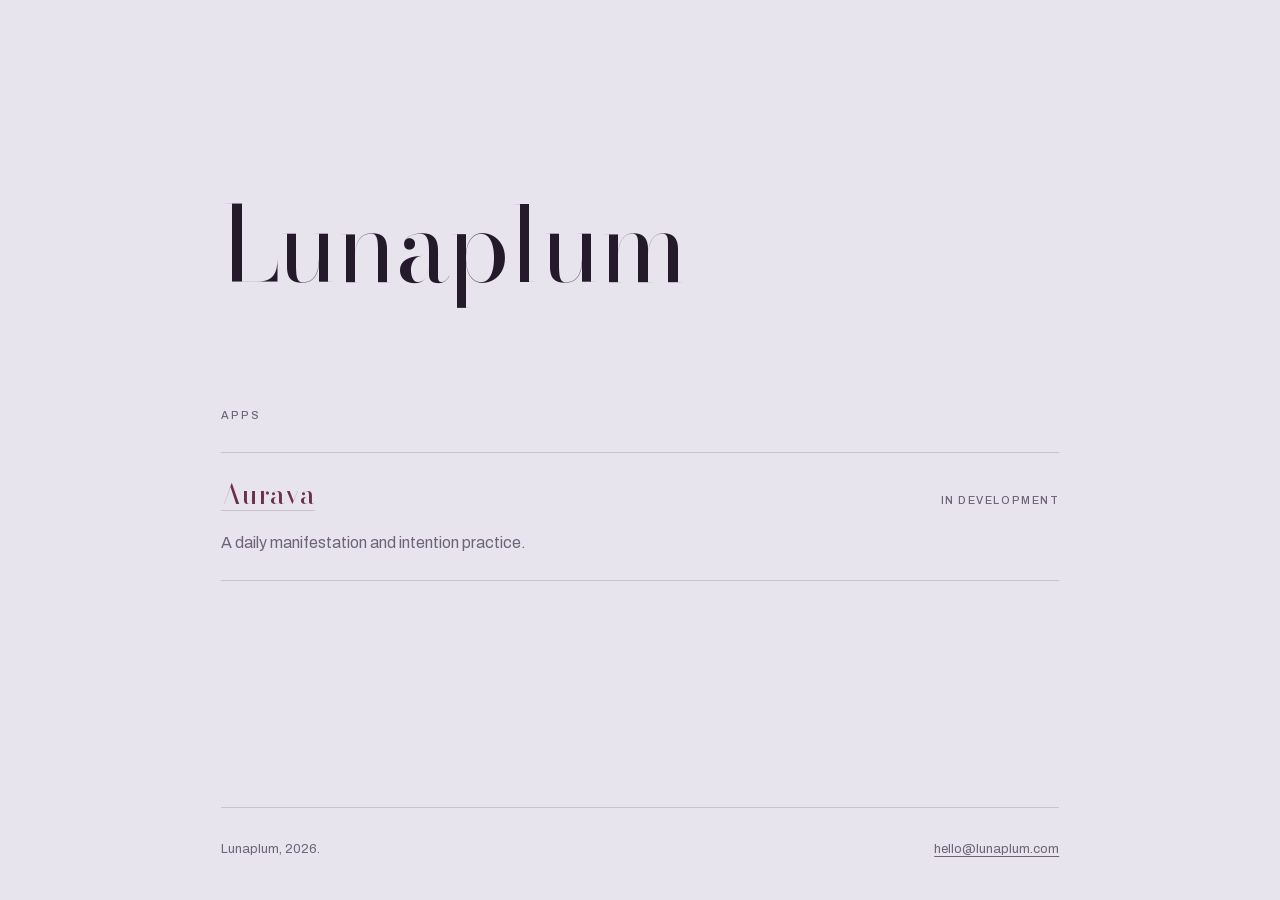
<file: index.html>
<!doctype html>
<html lang="en" class="bloom">
<head>
<meta charset="utf-8">
<meta name="viewport" content="width=device-width, initial-scale=1">
<title>Lunaplum</title>
<meta name="description" content="Lunaplum is a small independent studio making apps for iPhone.">
<link rel="icon" href="/assets/favicon.svg" type="image/svg+xml">
<link rel="canonical" href="https://lunaplum.com/">
<meta property="og:type" content="website">
<meta property="og:title" content="Lunaplum">
<meta property="og:description" content="A small independent studio making apps for iPhone.">
<meta property="og:url" content="https://lunaplum.com/">
<link rel="preload" href="/assets/fonts/bodoni-moda-latin.woff2" as="font" type="font/woff2" crossorigin>
<link rel="stylesheet" href="/styles.css">
</head>
<body class="studio">

<a class="skip" href="#main">Skip to content</a>

<main id="main" class="wrap studio-main">

  <h1 class="display studio-name">Lunaplum</h1>

  <section class="roster" aria-labelledby="apps">
    <p class="eyebrow roster-head" id="apps">Apps</p>

    <div class="entry">
      <h2 class="entry-name"><a href="/aurava/">Aurava</a></h2>
      <p class="entry-status">In development</p>
      <p class="entry-note">A daily manifestation and intention practice.</p>
    </div>
  </section>

</main>

<footer class="wrap foot ruled">
  <p>Lunaplum, 2026.</p>
  <p><a href="mailto:hello@lunaplum.com">hello@lunaplum.com</a></p>
</footer>

</body>
</html>
</file>
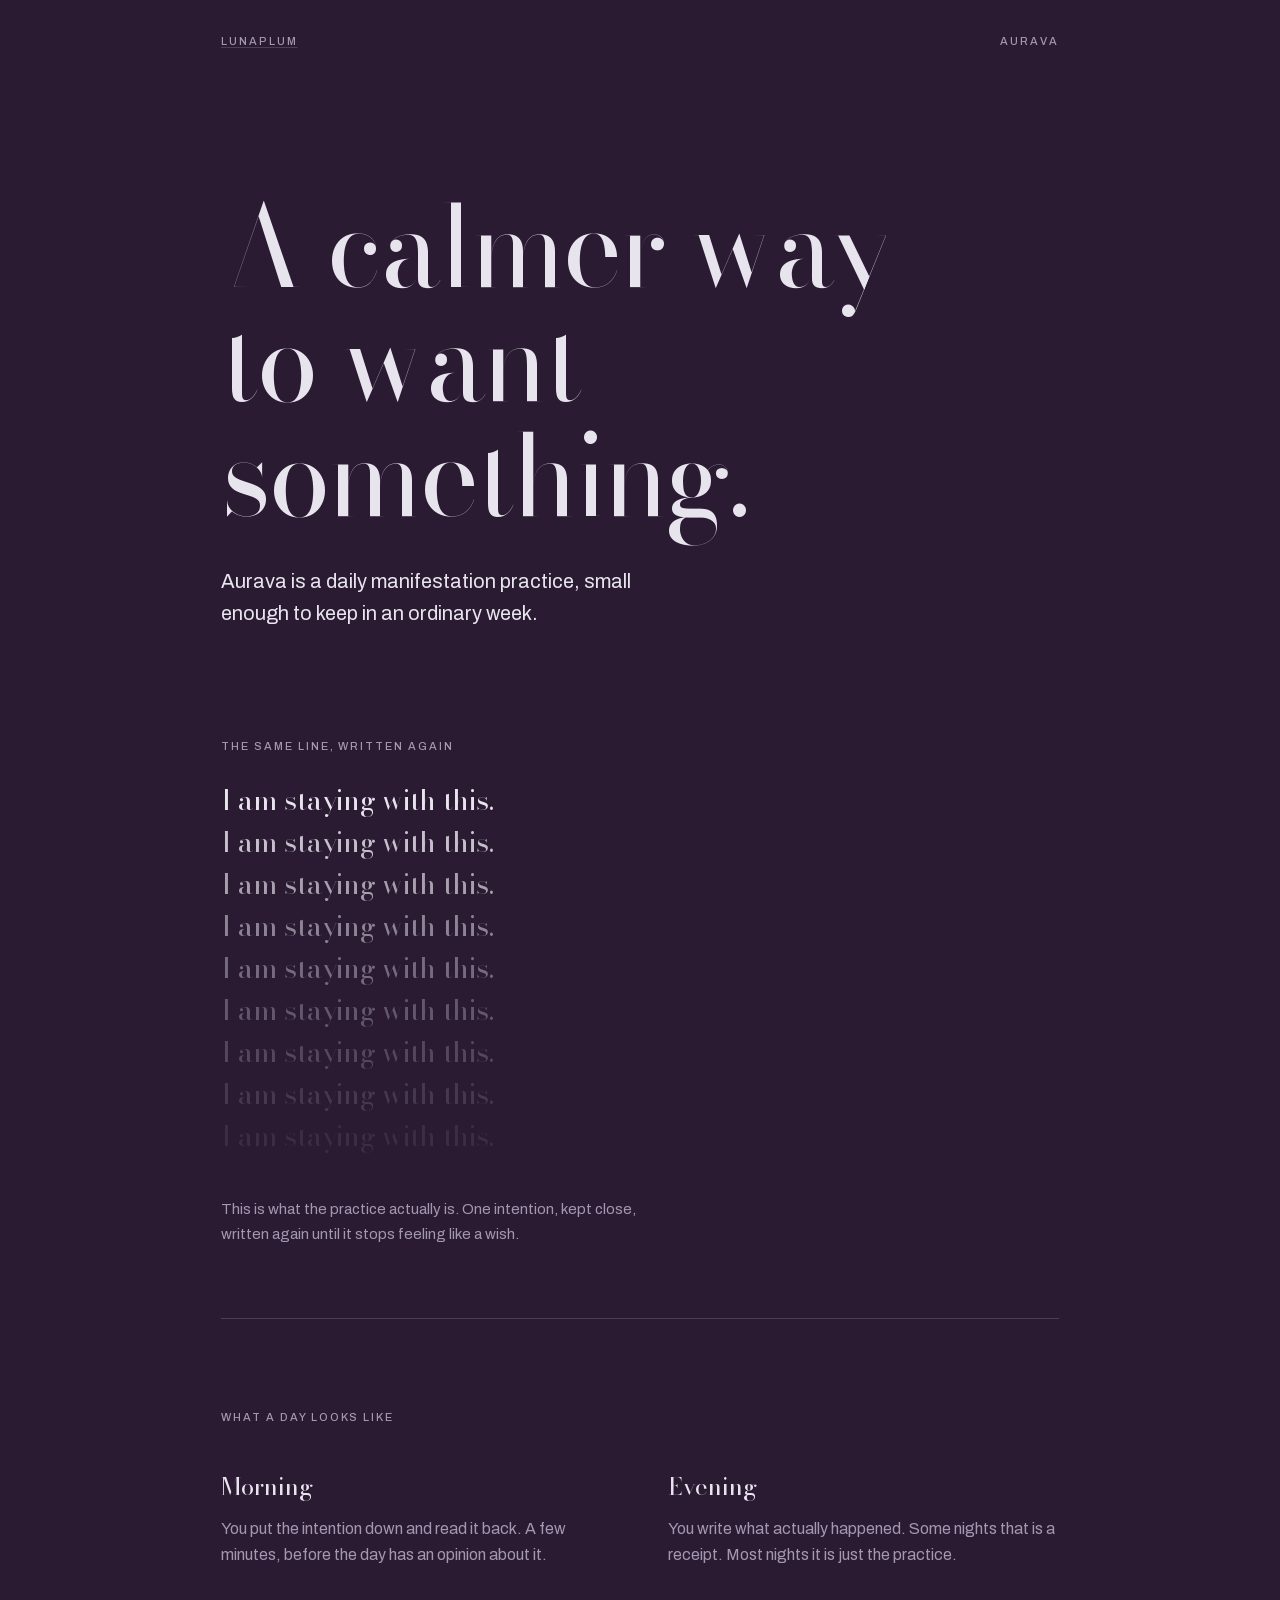
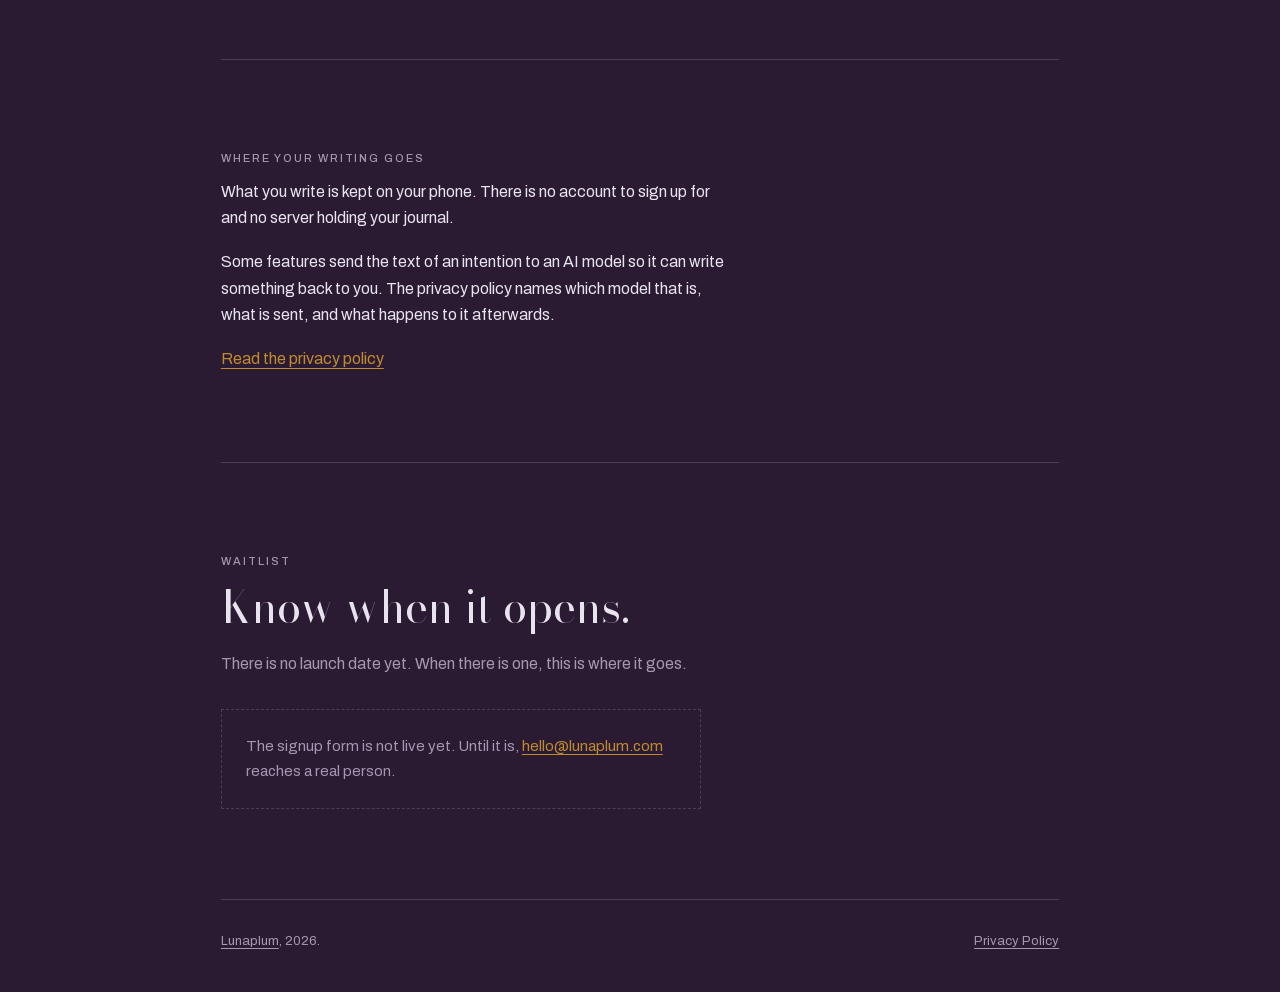
<file: aurava/index.html>
<!doctype html>
<html lang="en" class="skin">
<head>
<meta charset="utf-8">
<meta name="viewport" content="width=device-width, initial-scale=1">
<title>Aurava</title>
<meta name="description" content="A calmer way to want something. Aurava is a daily manifestation practice for iPhone, small enough to keep in an ordinary week.">
<link rel="icon" href="/assets/favicon.svg" type="image/svg+xml">
<link rel="canonical" href="https://lunaplum.com/aurava/">
<meta name="theme-color" content="#2A1B33">
<meta property="og:type" content="website">
<meta property="og:title" content="Aurava">
<meta property="og:description" content="A calmer way to want something. A daily manifestation practice for iPhone.">
<meta property="og:url" content="https://lunaplum.com/aurava/">
<link rel="preload" href="/assets/fonts/bodoni-moda-latin.woff2" as="font" type="font/woff2" crossorigin>
<link rel="stylesheet" href="/styles.css">
</head>
<body>

<a class="skip" href="#main">Skip to content</a>

<header class="wrap masthead">
  <p class="eyebrow"><a href="/">Lunaplum</a></p>
  <p class="eyebrow">Aurava</p>
</header>

<main id="main">

  <section class="wrap hero">
    <h1 class="display hero-title">A calmer way to want something.</h1>
    <p class="lede hero-sub">Aurava is a daily manifestation practice, small enough to keep in an ordinary week.</p>
  </section>

  <section class="wrap practice" aria-labelledby="practice-label">
    <p class="eyebrow practice-label" id="practice-label">The same line, written again</p>

    <ul class="practice-lines" aria-hidden="true">
      <li>I am staying with this.</li>
      <li>I am staying with this.</li>
      <li>I am staying with this.</li>
      <li>I am staying with this.</li>
      <li>I am staying with this.</li>
      <li>I am staying with this.</li>
      <li>I am staying with this.</li>
      <li>I am staying with this.</li>
      <li>I am staying with this.</li>
    </ul>

    <p class="practice-note">This is what the practice actually is. One intention, kept close, written again until it stops feeling like a wish.</p>
  </section>

  <section class="wrap day ruled" aria-labelledby="day-label">
    <p class="eyebrow" id="day-label">What a day looks like</p>

    <div class="day-grid">
      <div class="day-block">
        <h3>Morning</h3>
        <p>You put the intention down and read it back. A few minutes, before the day has an opinion about it.</p>
      </div>
      <div class="day-block">
        <h3>Evening</h3>
        <p>You write what actually happened. Some nights that is a receipt. Most nights it is just the practice.</p>
      </div>
    </div>
  </section>

  <section class="wrap trust ruled" aria-labelledby="trust-label">
    <p class="eyebrow" id="trust-label">Where your writing goes</p>
    <p>What you write is kept on your phone. There is no account to sign up for and no server holding your journal.</p>
    <p>Some features send the text of an intention to an AI model so it can write something back to you. The privacy policy names which model that is, what is sent, and what happens to it afterwards.</p>
    <p><a href="/aurava/privacy/">Read the privacy policy</a></p>
  </section>

  <section class="wrap waitlist ruled" aria-labelledby="waitlist-label">
    <p class="eyebrow" id="waitlist-label">Waitlist</p>
    <h2 class="waitlist-title">Know when it opens.</h2>
    <p>There is no launch date yet. When there is one, this is where it goes.</p>

    <!-- ============================================================
         EMAIL CAPTURE GOES HERE.
         Drop in the Formspree or Buttondown form and delete the
         .waitlist-slot block below. Nothing else on the page needs
         to change. Suggested markup:

         <form class="waitlist-form" action="https://formspree.io/f/XXXX" method="POST">
           <label for="email">Email</label>
           <input id="email" name="email" type="email" required autocomplete="email">
           <button type="submit">Join the waitlist</button>
         </form>

         The .waitlist-form styles are not written yet, because no
         endpoint has been chosen. See TODO.md.
         ============================================================ -->

    <div class="waitlist-slot">
      <p>The signup form is not live yet. Until it is, <a href="mailto:hello@lunaplum.com?subject=Aurava%20waitlist">hello@lunaplum.com</a> reaches a real person.</p>
    </div>
  </section>

</main>

<footer class="wrap foot ruled">
  <p><a href="/">Lunaplum</a>, 2026.</p>
  <p><a href="/aurava/privacy/">Privacy Policy</a></p>
</footer>

</body>
</html>
</file>
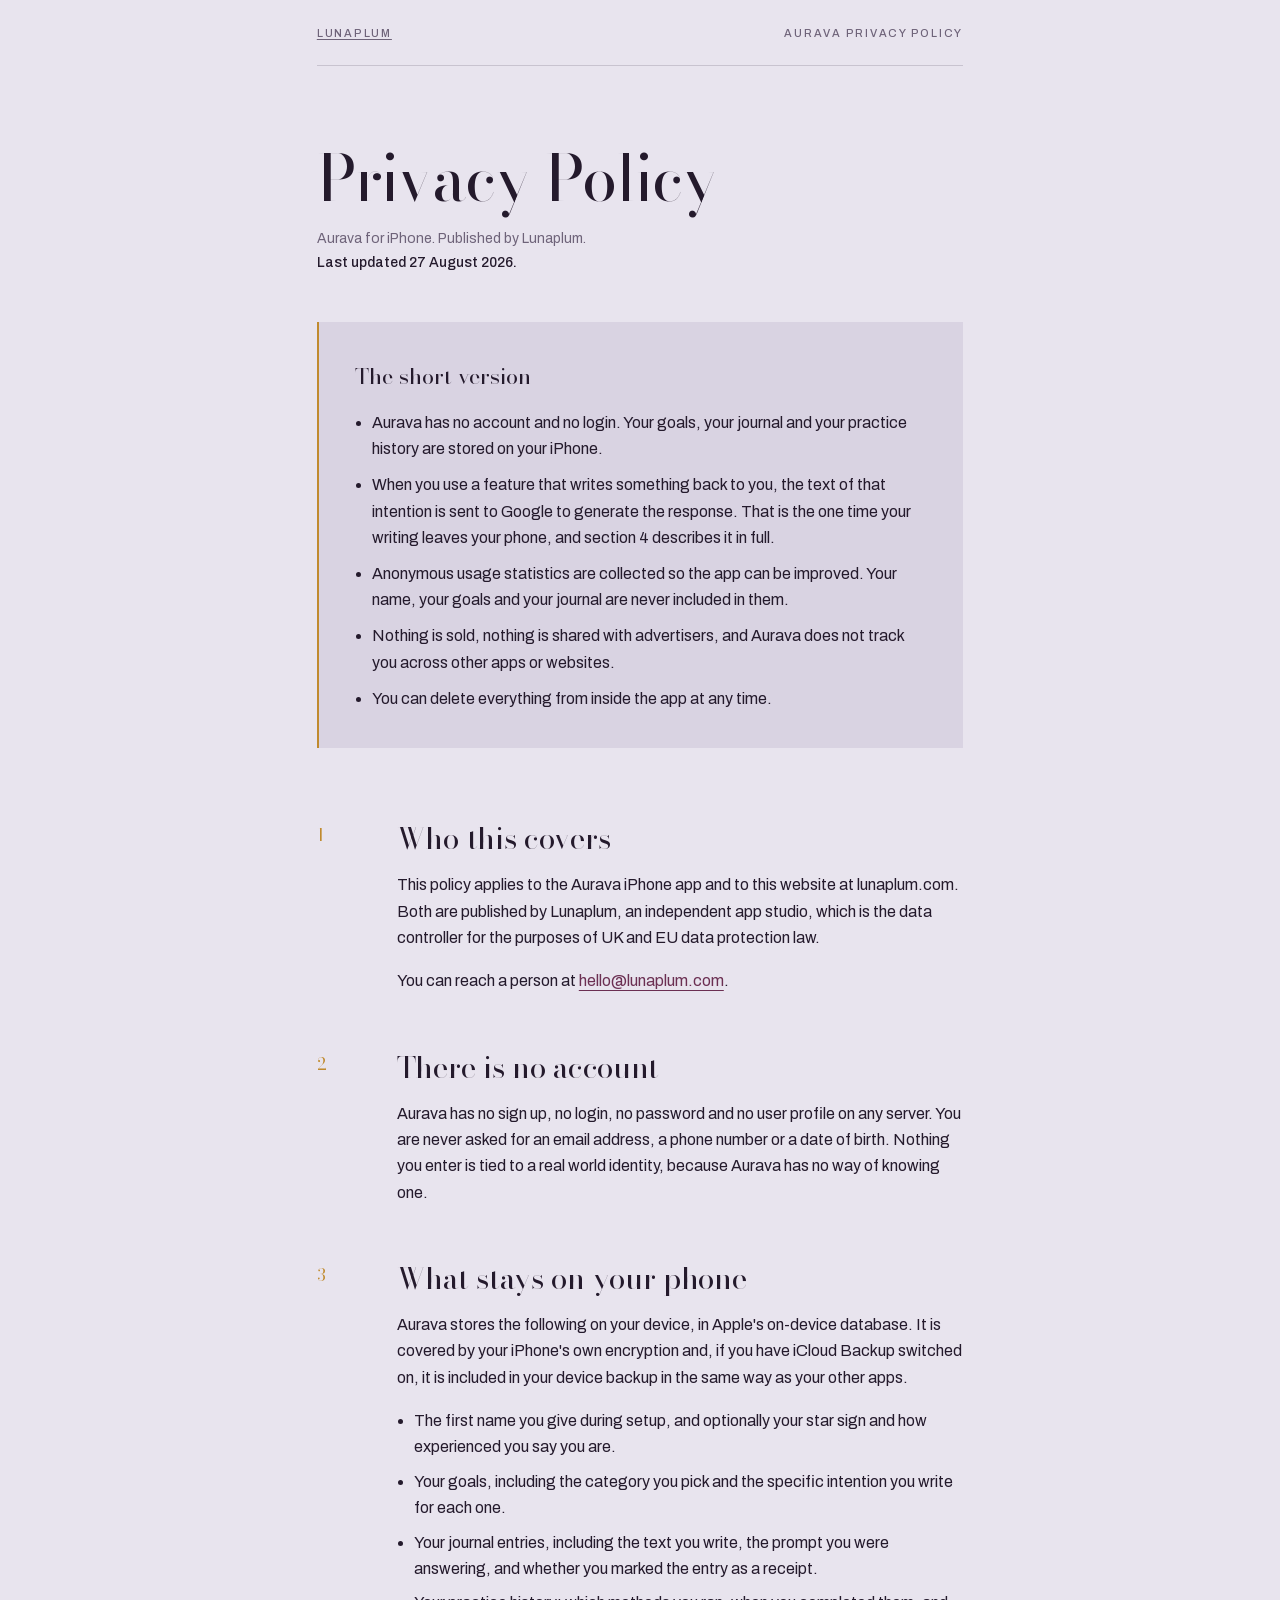
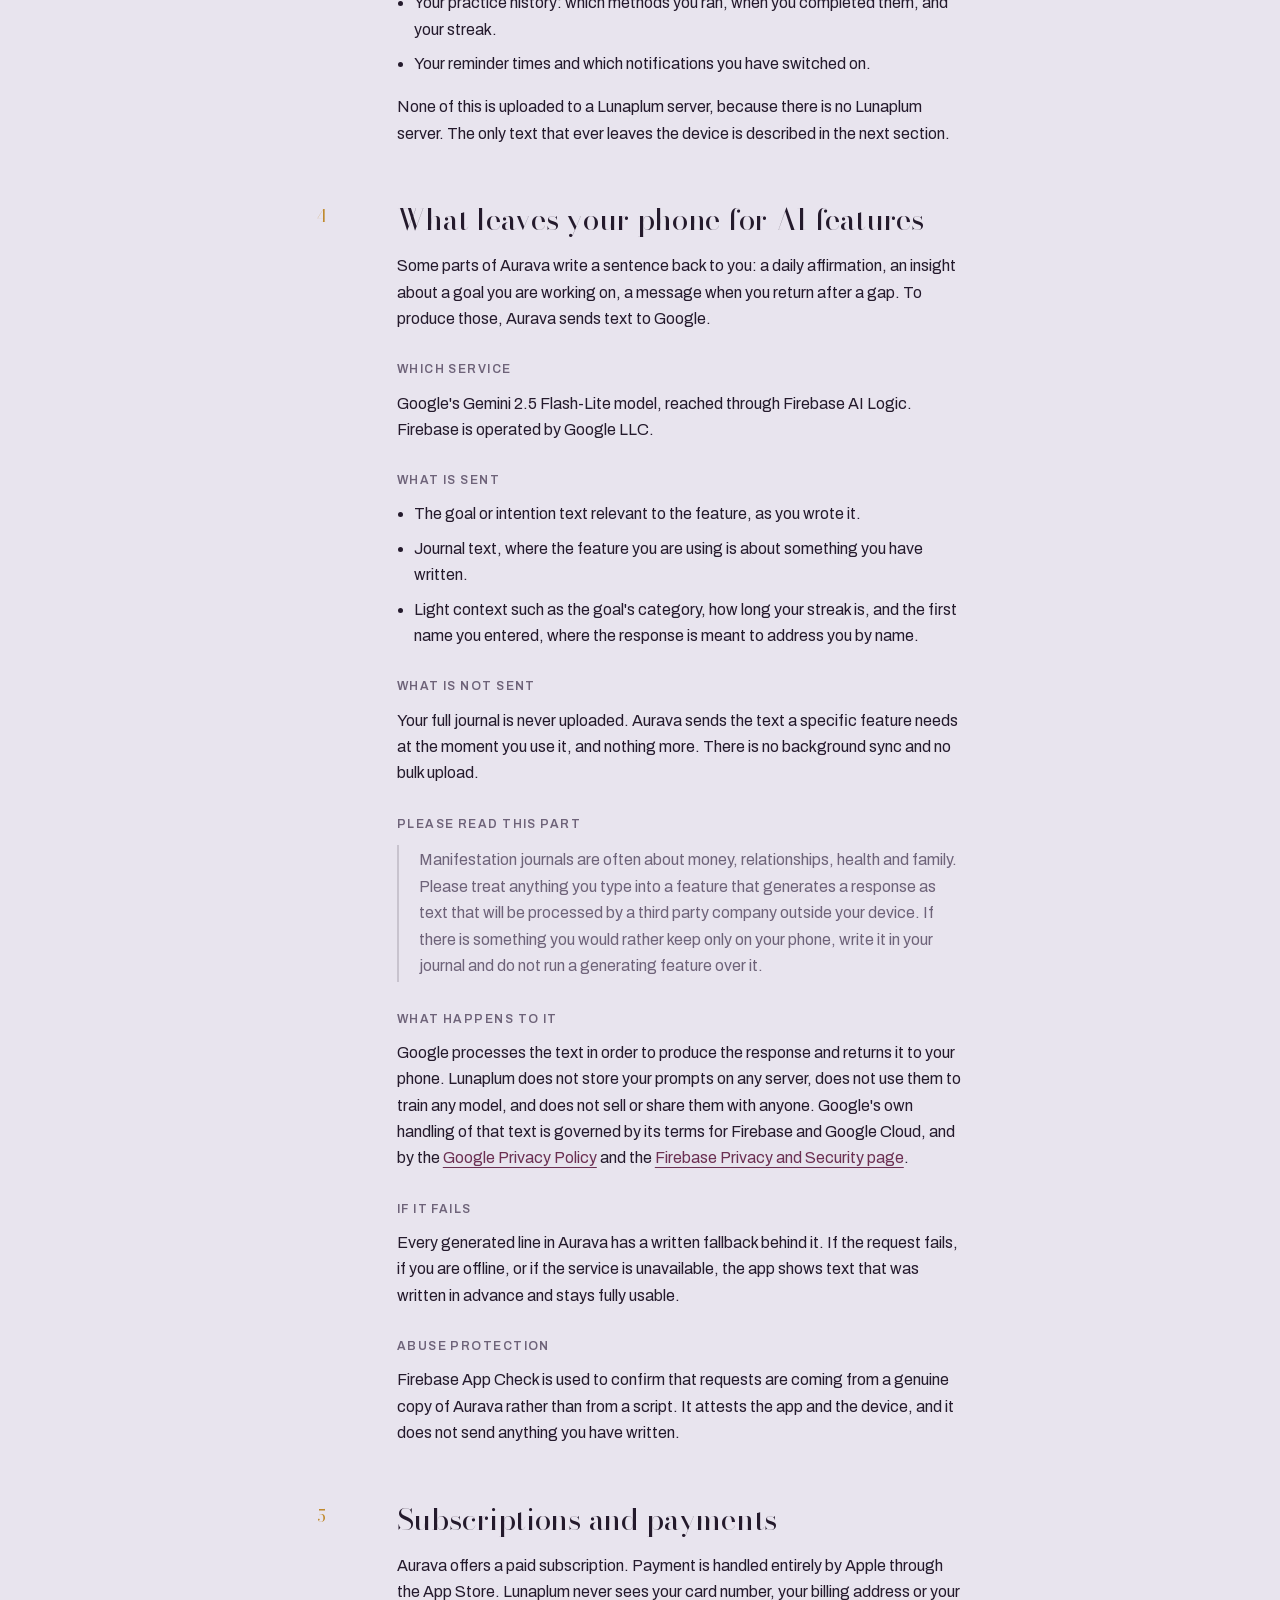
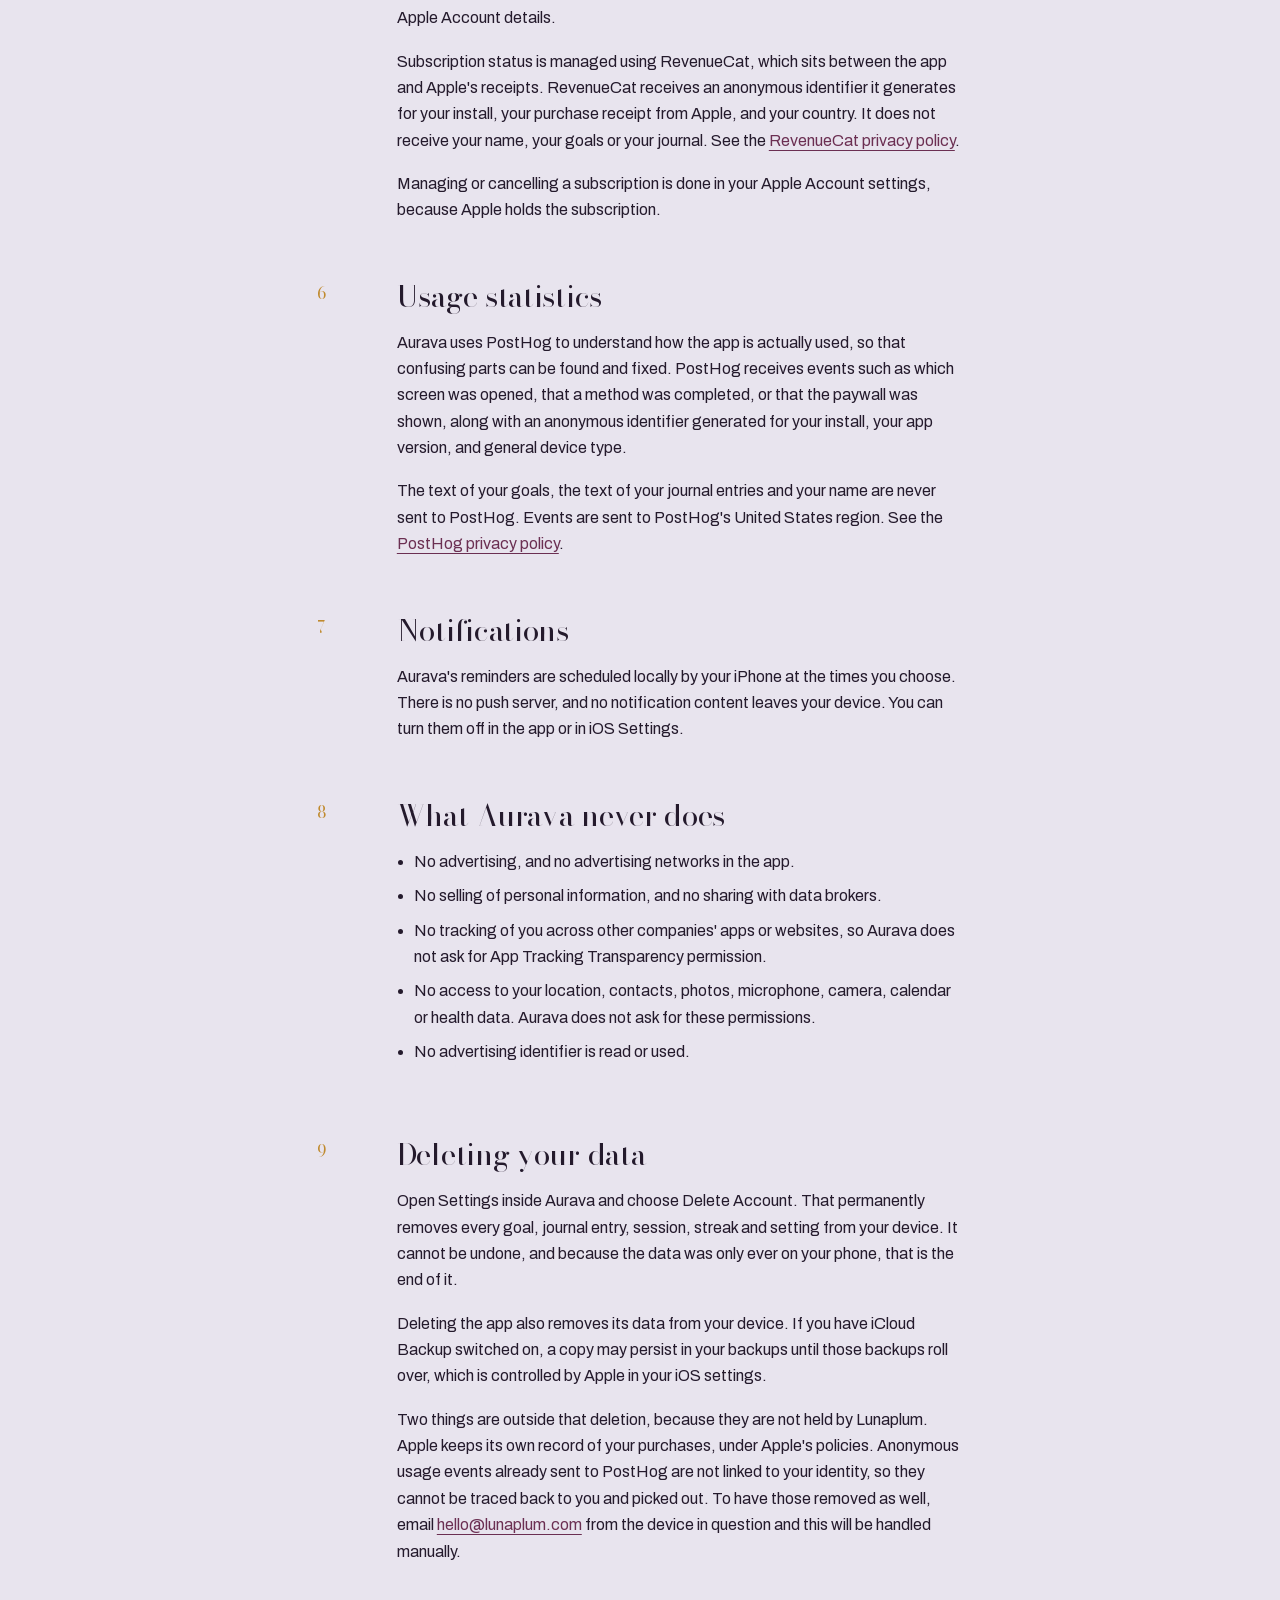
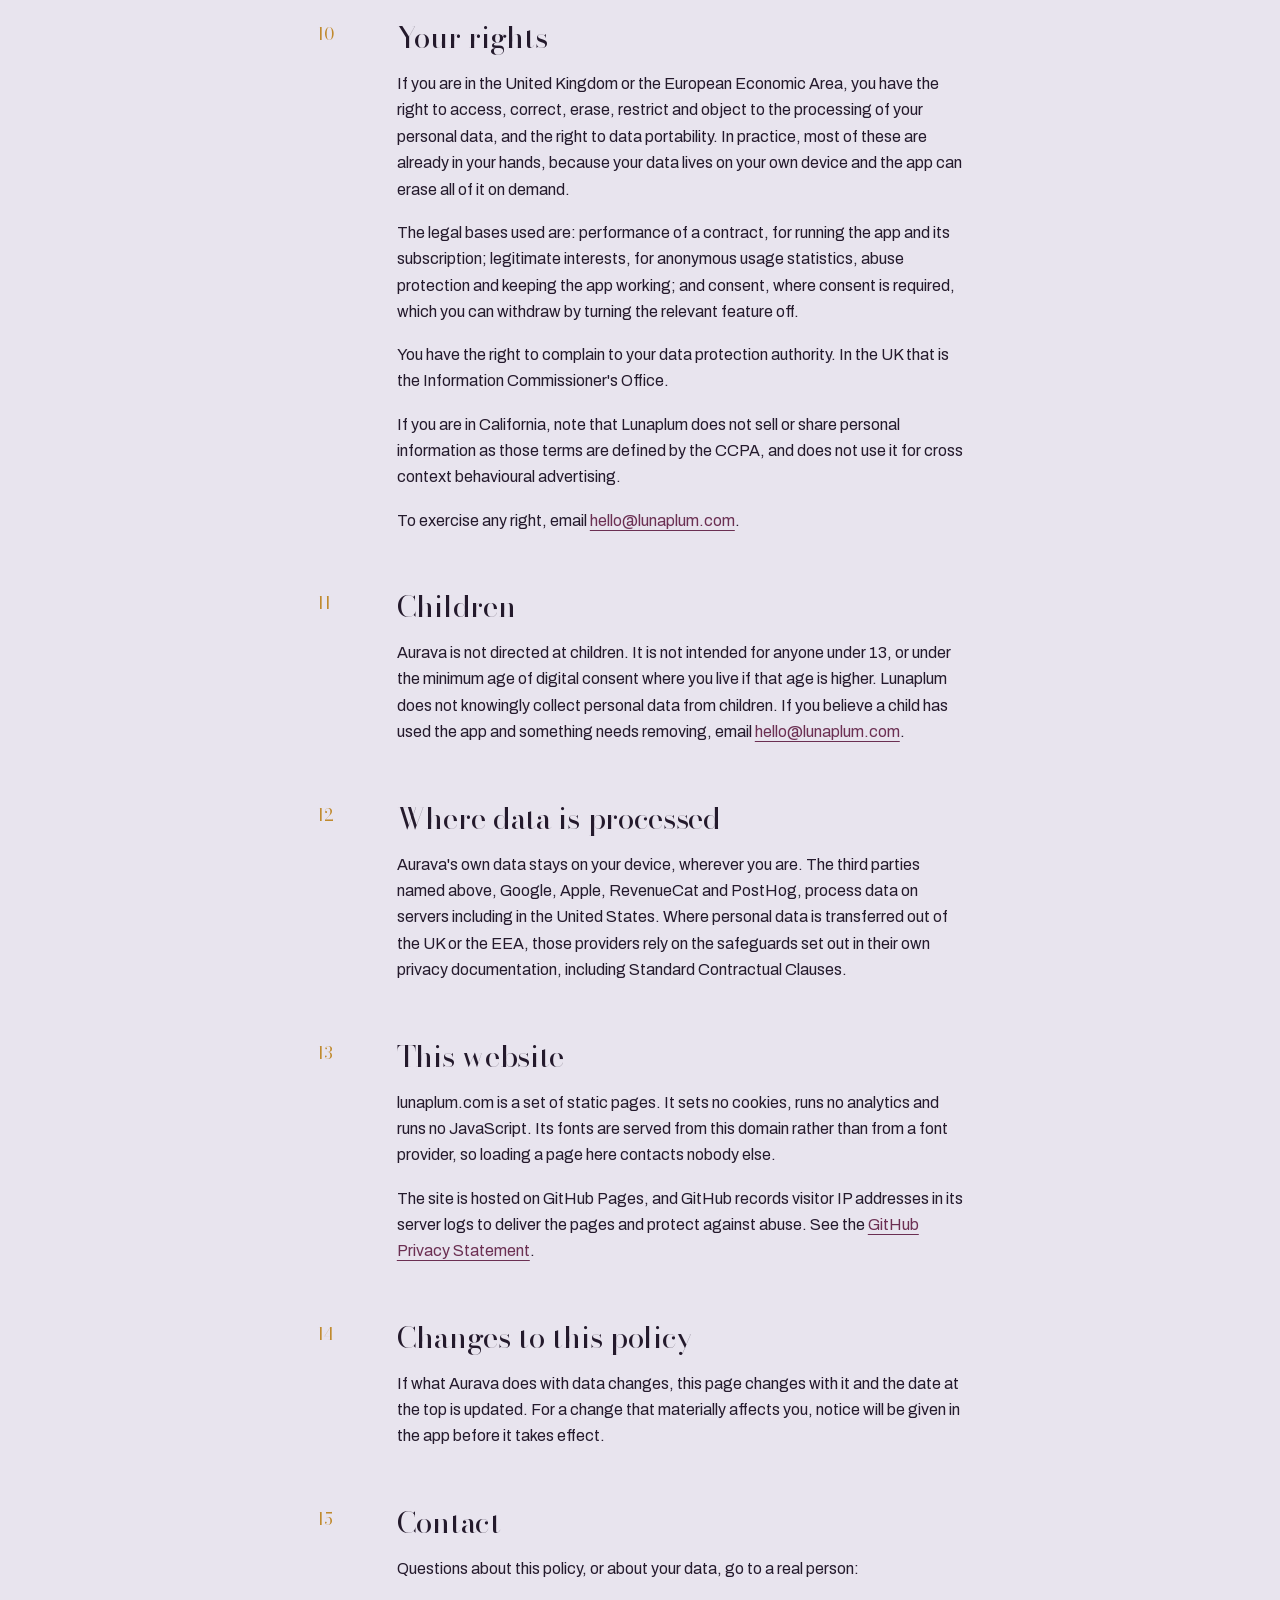
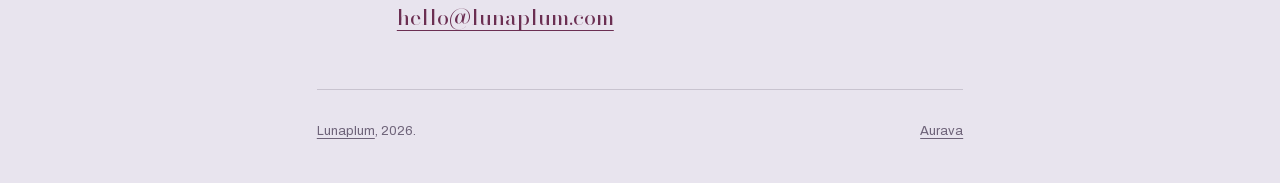
<file: aurava/privacy/index.html>
<!doctype html>
<html lang="en" class="bloom">
<head>
<meta charset="utf-8">
<meta name="viewport" content="width=device-width, initial-scale=1">
<title>Privacy Policy, Aurava</title>
<meta name="description" content="How Aurava for iPhone handles what you write. Local first, with named third parties and no tracking.">
<link rel="icon" href="/assets/favicon.svg" type="image/svg+xml">
<link rel="canonical" href="https://lunaplum.com/aurava/privacy/">
<meta name="robots" content="index, follow">
<link rel="preload" href="/assets/fonts/bodoni-moda-latin.woff2" as="font" type="font/woff2" crossorigin>
<link rel="stylesheet" href="/styles.css">
</head>
<body>

<a class="skip" href="#main">Skip to content</a>

<header class="wrap doc-wrap doc-head ruled-under">
  <p><a href="/">Lunaplum</a></p>
  <p>Aurava Privacy Policy</p>
</header>

<main id="main" class="wrap doc-wrap">

  <h1 class="display doc-title">Privacy Policy</h1>
  <p class="doc-meta">Aurava for iPhone. Published by Lunaplum.<br>
  <strong>Last updated 27 August 2026.</strong></p>

  <section class="summary" aria-labelledby="short">
    <h2 id="short">The short version</h2>
    <ul>
      <li>Aurava has no account and no login. Your goals, your journal and your practice history are stored on your iPhone.</li>
      <li>When you use a feature that writes something back to you, the text of that intention is sent to Google to generate the response. That is the one time your writing leaves your phone, and section 4 describes it in full.</li>
      <li>Anonymous usage statistics are collected so the app can be improved. Your name, your goals and your journal are never included in them.</li>
      <li>Nothing is sold, nothing is shared with advertisers, and Aurava does not track you across other apps or websites.</li>
      <li>You can delete everything from inside the app at any time.</li>
    </ul>
  </section>

  <section class="sec" id="s1">
    <p class="sec-num" aria-hidden="true">1</p>
    <div class="sec-body">
      <h2>Who this covers</h2>
      <p>This policy applies to the Aurava iPhone app and to this website at lunaplum.com. Both are published by Lunaplum, an independent app studio, which is the data controller for the purposes of UK and EU data protection law.</p>
      <p>You can reach a person at <a href="mailto:hello@lunaplum.com">hello@lunaplum.com</a>.</p>
    </div>
  </section>

  <section class="sec" id="s2">
    <p class="sec-num" aria-hidden="true">2</p>
    <div class="sec-body">
      <h2>There is no account</h2>
      <p>Aurava has no sign up, no login, no password and no user profile on any server. You are never asked for an email address, a phone number or a date of birth. Nothing you enter is tied to a real world identity, because Aurava has no way of knowing one.</p>
    </div>
  </section>

  <section class="sec" id="s3">
    <p class="sec-num" aria-hidden="true">3</p>
    <div class="sec-body">
      <h2>What stays on your phone</h2>
      <p>Aurava stores the following on your device, in Apple's on-device database. It is covered by your iPhone's own encryption and, if you have iCloud Backup switched on, it is included in your device backup in the same way as your other apps.</p>
      <ul>
        <li>The first name you give during setup, and optionally your star sign and how experienced you say you are.</li>
        <li>Your goals, including the category you pick and the specific intention you write for each one.</li>
        <li>Your journal entries, including the text you write, the prompt you were answering, and whether you marked the entry as a receipt.</li>
        <li>Your practice history: which methods you ran, when you completed them, and your streak.</li>
        <li>Your reminder times and which notifications you have switched on.</li>
      </ul>
      <p>None of this is uploaded to a Lunaplum server, because there is no Lunaplum server. The only text that ever leaves the device is described in the next section.</p>
    </div>
  </section>

  <section class="sec" id="s4">
    <p class="sec-num" aria-hidden="true">4</p>
    <div class="sec-body">
      <h2>What leaves your phone for AI features</h2>
      <p>Some parts of Aurava write a sentence back to you: a daily affirmation, an insight about a goal you are working on, a message when you return after a gap. To produce those, Aurava sends text to Google.</p>

      <h3>Which service</h3>
      <p>Google's Gemini 2.5 Flash-Lite model, reached through Firebase AI Logic. Firebase is operated by Google LLC.</p>

      <h3>What is sent</h3>
      <ul>
        <li>The goal or intention text relevant to the feature, as you wrote it.</li>
        <li>Journal text, where the feature you are using is about something you have written.</li>
        <li>Light context such as the goal's category, how long your streak is, and the first name you entered, where the response is meant to address you by name.</li>
      </ul>

      <h3>What is not sent</h3>
      <p>Your full journal is never uploaded. Aurava sends the text a specific feature needs at the moment you use it, and nothing more. There is no background sync and no bulk upload.</p>

      <h3>Please read this part</h3>
      <p class="callout">Manifestation journals are often about money, relationships, health and family. Please treat anything you type into a feature that generates a response as text that will be processed by a third party company outside your device. If there is something you would rather keep only on your phone, write it in your journal and do not run a generating feature over it.</p>

      <h3>What happens to it</h3>
      <p>Google processes the text in order to produce the response and returns it to your phone. Lunaplum does not store your prompts on any server, does not use them to train any model, and does not sell or share them with anyone. Google's own handling of that text is governed by its terms for Firebase and Google Cloud, and by the <a href="https://policies.google.com/privacy" rel="noopener">Google Privacy Policy</a> and the <a href="https://firebase.google.com/support/privacy" rel="noopener">Firebase Privacy and Security page</a>.</p>

      <h3>If it fails</h3>
      <p>Every generated line in Aurava has a written fallback behind it. If the request fails, if you are offline, or if the service is unavailable, the app shows text that was written in advance and stays fully usable.</p>

      <h3>Abuse protection</h3>
      <p>Firebase App Check is used to confirm that requests are coming from a genuine copy of Aurava rather than from a script. It attests the app and the device, and it does not send anything you have written.</p>
    </div>
  </section>

  <section class="sec" id="s5">
    <p class="sec-num" aria-hidden="true">5</p>
    <div class="sec-body">
      <h2>Subscriptions and payments</h2>
      <p>Aurava offers a paid subscription. Payment is handled entirely by Apple through the App Store. Lunaplum never sees your card number, your billing address or your Apple Account details.</p>
      <p>Subscription status is managed using RevenueCat, which sits between the app and Apple's receipts. RevenueCat receives an anonymous identifier it generates for your install, your purchase receipt from Apple, and your country. It does not receive your name, your goals or your journal. See the <a href="https://www.revenuecat.com/privacy/" rel="noopener">RevenueCat privacy policy</a>.</p>
      <p>Managing or cancelling a subscription is done in your Apple Account settings, because Apple holds the subscription.</p>
    </div>
  </section>

  <section class="sec" id="s6">
    <p class="sec-num" aria-hidden="true">6</p>
    <div class="sec-body">
      <h2>Usage statistics</h2>
      <p>Aurava uses PostHog to understand how the app is actually used, so that confusing parts can be found and fixed. PostHog receives events such as which screen was opened, that a method was completed, or that the paywall was shown, along with an anonymous identifier generated for your install, your app version, and general device type.</p>
      <p>The text of your goals, the text of your journal entries and your name are never sent to PostHog. Events are sent to PostHog's United States region. See the <a href="https://posthog.com/privacy" rel="noopener">PostHog privacy policy</a>.</p>
    </div>
  </section>

  <section class="sec" id="s7">
    <p class="sec-num" aria-hidden="true">7</p>
    <div class="sec-body">
      <h2>Notifications</h2>
      <p>Aurava's reminders are scheduled locally by your iPhone at the times you choose. There is no push server, and no notification content leaves your device. You can turn them off in the app or in iOS Settings.</p>
    </div>
  </section>

  <section class="sec" id="s8">
    <p class="sec-num" aria-hidden="true">8</p>
    <div class="sec-body">
      <h2>What Aurava never does</h2>
      <ul>
        <li>No advertising, and no advertising networks in the app.</li>
        <li>No selling of personal information, and no sharing with data brokers.</li>
        <li>No tracking of you across other companies' apps or websites, so Aurava does not ask for App Tracking Transparency permission.</li>
        <li>No access to your location, contacts, photos, microphone, camera, calendar or health data. Aurava does not ask for these permissions.</li>
        <li>No advertising identifier is read or used.</li>
      </ul>
    </div>
  </section>

  <section class="sec" id="s9">
    <p class="sec-num" aria-hidden="true">9</p>
    <div class="sec-body">
      <h2>Deleting your data</h2>
      <p>Open Settings inside Aurava and choose Delete Account. That permanently removes every goal, journal entry, session, streak and setting from your device. It cannot be undone, and because the data was only ever on your phone, that is the end of it.</p>
      <p>Deleting the app also removes its data from your device. If you have iCloud Backup switched on, a copy may persist in your backups until those backups roll over, which is controlled by Apple in your iOS settings.</p>
      <p>Two things are outside that deletion, because they are not held by Lunaplum. Apple keeps its own record of your purchases, under Apple's policies. Anonymous usage events already sent to PostHog are not linked to your identity, so they cannot be traced back to you and picked out. To have those removed as well, email <a href="mailto:hello@lunaplum.com">hello@lunaplum.com</a> from the device in question and this will be handled manually.</p>
    </div>
  </section>

  <section class="sec" id="s10">
    <p class="sec-num" aria-hidden="true">10</p>
    <div class="sec-body">
      <h2>Your rights</h2>
      <p>If you are in the United Kingdom or the European Economic Area, you have the right to access, correct, erase, restrict and object to the processing of your personal data, and the right to data portability. In practice, most of these are already in your hands, because your data lives on your own device and the app can erase all of it on demand.</p>
      <p>The legal bases used are: performance of a contract, for running the app and its subscription; legitimate interests, for anonymous usage statistics, abuse protection and keeping the app working; and consent, where consent is required, which you can withdraw by turning the relevant feature off.</p>
      <p>You have the right to complain to your data protection authority. In the UK that is the Information Commissioner's Office.</p>
      <p>If you are in California, note that Lunaplum does not sell or share personal information as those terms are defined by the CCPA, and does not use it for cross context behavioural advertising.</p>
      <p>To exercise any right, email <a href="mailto:hello@lunaplum.com">hello@lunaplum.com</a>.</p>
    </div>
  </section>

  <section class="sec" id="s11">
    <p class="sec-num" aria-hidden="true">11</p>
    <div class="sec-body">
      <h2>Children</h2>
      <p>Aurava is not directed at children. It is not intended for anyone under 13, or under the minimum age of digital consent where you live if that age is higher. Lunaplum does not knowingly collect personal data from children. If you believe a child has used the app and something needs removing, email <a href="mailto:hello@lunaplum.com">hello@lunaplum.com</a>.</p>
    </div>
  </section>

  <section class="sec" id="s12">
    <p class="sec-num" aria-hidden="true">12</p>
    <div class="sec-body">
      <h2>Where data is processed</h2>
      <p>Aurava's own data stays on your device, wherever you are. The third parties named above, Google, Apple, RevenueCat and PostHog, process data on servers including in the United States. Where personal data is transferred out of the UK or the EEA, those providers rely on the safeguards set out in their own privacy documentation, including Standard Contractual Clauses.</p>
    </div>
  </section>

  <section class="sec" id="s13">
    <p class="sec-num" aria-hidden="true">13</p>
    <div class="sec-body">
      <h2>This website</h2>
      <p>lunaplum.com is a set of static pages. It sets no cookies, runs no analytics and runs no JavaScript. Its fonts are served from this domain rather than from a font provider, so loading a page here contacts nobody else.</p>
      <p>The site is hosted on GitHub Pages, and GitHub records visitor IP addresses in its server logs to deliver the pages and protect against abuse. See the <a href="https://docs.github.com/en/site-policy/privacy-policies/github-general-privacy-statement" rel="noopener">GitHub Privacy Statement</a>.</p>
    </div>
  </section>

  <section class="sec" id="s14">
    <p class="sec-num" aria-hidden="true">14</p>
    <div class="sec-body">
      <h2>Changes to this policy</h2>
      <p>If what Aurava does with data changes, this page changes with it and the date at the top is updated. For a change that materially affects you, notice will be given in the app before it takes effect.</p>
    </div>
  </section>

  <section class="sec" id="s15">
    <p class="sec-num" aria-hidden="true">15</p>
    <div class="sec-body">
      <h2>Contact</h2>
      <p>Questions about this policy, or about your data, go to a real person:</p>
      <p class="contact-line"><a href="mailto:hello@lunaplum.com">hello@lunaplum.com</a></p>
    </div>
  </section>

</main>

<footer class="wrap doc-wrap foot ruled">
  <p><a href="/">Lunaplum</a>, 2026.</p>
  <p><a href="/aurava/">Aurava</a></p>
</footer>

</body>
</html>
</file>
<file: styles.css>
/* ==========================================================================
   Lunaplum
   Palette is taken from the fruit: a dark blue-purple skin, the pale waxy
   bloom that sits on it, and the amber flesh near the stone. Marketing pages
   are the skin side. Documents are the cut side.
   ========================================================================== */

@font-face {
  font-family: 'Bodoni Moda';
  src: url('/assets/fonts/bodoni-moda-latin.woff2') format('woff2');
  font-weight: 400 700;
  font-style: normal;
  font-display: swap;
}
@font-face {
  font-family: 'Archivo';
  src: url('/assets/fonts/archivo-latin.woff2') format('woff2');
  font-weight: 400 600;
  font-style: normal;
  font-display: swap;
}

:root {
  --skin:     #2A1B33;
  --skin-up:  #3A2745;
  --skin-dn:  #1E1226;
  --bloom:    #E8E4EE;
  --bloom-dn: #D9D3E2;
  --ink:      #241A2C;
  --muted:    #6E6379;
  --amber:    #C08A2E;
  --plum:     #6B2F52;

  --display: 'Bodoni Moda', 'Didot', 'Bodoni MT', Georgia, serif;
  --text: 'Archivo', -apple-system, BlinkMacSystemFont, 'Segoe UI', Helvetica, Arial, sans-serif;

  --measure: 34rem;
  --gutter: clamp(1.5rem, 6vw, 5rem);
  --rule: 1px;

  color-scheme: light dark;
  font-synthesis: none;
  -webkit-text-size-adjust: 100%;
}

/* Page themes ------------------------------------------------------------ */

.bloom {
  --ground: var(--bloom);
  --ground-up: var(--bloom-dn);
  --body: var(--ink);
  --quiet: var(--muted);
  --line: rgba(36, 26, 44, 0.16);
  --link: var(--plum);
}

.skin {
  --ground: var(--skin);
  --ground-up: var(--skin-up);
  --body: var(--bloom);
  --quiet: #A497B0;
  --line: rgba(232, 228, 238, 0.18);
  --link: var(--amber);
}

@media (prefers-color-scheme: dark) {
  .bloom {
    --ground: var(--skin-dn);
    --ground-up: var(--skin);
    --body: var(--bloom);
    --quiet: #A497B0;
    --line: rgba(232, 228, 238, 0.16);
    --link: var(--amber);
  }
}

/* Base ------------------------------------------------------------------- */

*, *::before, *::after { box-sizing: border-box; }

body {
  margin: 0;
  background: var(--ground);
  color: var(--body);
  font-family: var(--text);
  font-size: 1rem;
  line-height: 1.65;
  font-weight: 400;
  -webkit-font-smoothing: antialiased;
  -moz-osx-font-smoothing: grayscale;
}

a { color: var(--link); text-underline-offset: 0.22em; text-decoration-thickness: 1px; }
a:hover { text-decoration-thickness: 2px; }

:focus-visible {
  outline: 2px solid var(--link);
  outline-offset: 3px;
  border-radius: 1px;
}

.skip {
  position: absolute;
  left: -9999px;
  top: 0;
  background: var(--ground);
  color: var(--body);
  padding: 0.75rem 1rem;
  z-index: 10;
}
.skip:focus { left: var(--gutter); }

.wrap {
  width: 100%;
  max-width: 62rem;
  margin: 0 auto;
  padding-inline: var(--gutter);
}

/* Type roles ------------------------------------------------------------- */

.eyebrow {
  font-family: var(--text);
  font-size: 0.6875rem;
  font-weight: 500;
  letter-spacing: 0.18em;
  text-transform: uppercase;
  color: var(--quiet);
  margin: 0;
}

.display {
  font-family: var(--display);
  font-variation-settings: 'opsz' 96;
  font-weight: 400;
  letter-spacing: -0.018em;
  line-height: 1.02;
  margin: 0;
}

.lede {
  font-size: clamp(1.0625rem, 0.98rem + 0.42vw, 1.25rem);
  line-height: 1.6;
  max-width: 30rem;
  margin: 0;
}

.prose { max-width: var(--measure); }
.prose p { margin: 0 0 1.1em; }
.prose p:last-child { margin-bottom: 0; }

.quiet { color: var(--quiet); }

.hr {
  border: 0;
  border-top: var(--rule) solid var(--line);
  margin: 0;
}

/* A rule on a .wrap element draws across its padding, which overhangs the text
   by a whole gutter. These draw it inset instead, so every rule on the site
   lines up with the content it separates. */

.ruled, .ruled-under { position: relative; }

.ruled::before, .ruled-under::after {
  content: '';
  position: absolute;
  left: var(--gutter);
  right: var(--gutter);
  border-top: var(--rule) solid var(--line);
}
.ruled::before { top: 0; }
.ruled-under::after { bottom: 0; }

/* ==========================================================================
   Studio page
   ========================================================================== */

.studio { min-height: 100svh; display: flex; flex-direction: column; }

.studio-main { padding-block: clamp(6rem, 22vh, 12rem) clamp(4rem, 10vh, 7rem); }

.studio-name {
  font-size: clamp(3.25rem, 1.6rem + 8.2vw, 6.5rem);
  margin-bottom: 0;
}


.roster { margin-top: clamp(4rem, 12vh, 7rem); }

.roster-head { margin-bottom: 1.75rem; }

.entry {
  display: grid;
  grid-template-columns: 1fr auto;
  gap: 0.25rem 2rem;
  align-items: baseline;
  padding-block: 1.5rem;
  border-top: var(--rule) solid var(--line);
}
.entry:last-of-type { border-bottom: var(--rule) solid var(--line); }

.entry-name {
  font-family: var(--display);
  font-variation-settings: 'opsz' 40;
  font-size: 1.75rem;
  font-weight: 400;
  line-height: 1.2;
  margin: 0;
}
.entry-name a { text-decoration-color: var(--line); }

.entry-status {
  font-size: 0.6875rem;
  font-weight: 500;
  letter-spacing: 0.14em;
  text-transform: uppercase;
  color: var(--quiet);
  white-space: nowrap;
}

.entry-note {
  grid-column: 1 / -1;
  margin: 0.35rem 0 0;
  color: var(--quiet);
  max-width: 30rem;
}

.foot {
  margin-top: auto;
  padding-block: 2rem 2.5rem;
  display: flex;
  flex-wrap: wrap;
  gap: 0.5rem 2rem;
  justify-content: space-between;
  font-size: 0.8125rem;
  color: var(--quiet);
}
.foot p { margin: 0; }
.foot a { color: inherit; }

/* ==========================================================================
   Aurava
   ========================================================================== */

.masthead {
  padding-block: 2rem;
  display: flex;
  justify-content: space-between;
  align-items: baseline;
  gap: 1rem;
}
.masthead a { color: var(--quiet); text-decoration-color: var(--line); }
.masthead a:hover { color: var(--body); }

.hero { padding-block: clamp(3.5rem, 12vh, 8rem) 0; }

.hero-title {
  font-size: clamp(3rem, 1.1rem + 9.4vw, 7rem);
  max-width: 11ch;
  margin-bottom: 2rem;
}

.hero-sub { margin-bottom: 0; }


/* The signature: one line, written again, the way a practice is kept. */

.practice { padding-block: clamp(4rem, 12vh, 7rem) clamp(3rem, 8vh, 4.5rem); }

.practice-label { margin-bottom: 1.5rem; }

.practice-lines { margin: 0; padding: 0; list-style: none; }

.practice-lines li {
  font-family: var(--display);
  font-variation-settings: 'opsz' 32;
  font-size: clamp(1.125rem, 0.85rem + 1.35vw, 1.75rem);
  font-weight: 400;
  line-height: 1.5;
  letter-spacing: -0.01em;
  opacity: var(--o);
  animation: settle 900ms ease-out both;
  animation-delay: var(--d);
}

.practice-lines li:nth-child(1) { --o: 1;    --d: 120ms; }
.practice-lines li:nth-child(2) { --o: .82;  --d: 260ms; }
.practice-lines li:nth-child(3) { --o: .66;  --d: 380ms; }
.practice-lines li:nth-child(4) { --o: .52;  --d: 490ms; }
.practice-lines li:nth-child(5) { --o: .40;  --d: 590ms; }
.practice-lines li:nth-child(6) { --o: .30;  --d: 680ms; }
.practice-lines li:nth-child(7) { --o: .22;  --d: 760ms; }
.practice-lines li:nth-child(8) { --o: .15;  --d: 830ms; }
.practice-lines li:nth-child(9) { --o: .09;  --d: 890ms; }

@keyframes settle {
  from { opacity: 0; transform: translateY(0.4em); }
  to   { opacity: var(--o); transform: none; }
}

.practice-note {
  margin: 2.5rem 0 0;
  max-width: 26rem;
  color: var(--quiet);
  font-size: 0.9375rem;
}

/* Day ------------------------------------------------------------------- */

.day {
  padding-block: clamp(3.5rem, 10vh, 6rem);
}

.day-grid {
  display: grid;
  gap: 2.5rem;
  margin-top: 2.5rem;
}

.day-block h3 {
  font-family: var(--display);
  font-variation-settings: 'opsz' 28;
  font-size: 1.5rem;
  font-weight: 400;
  margin: 0 0 0.6rem;
}
.day-block p { margin: 0; color: var(--quiet); max-width: 26rem; }

/* Trust ----------------------------------------------------------------- */

.trust {
  padding-block: clamp(3.5rem, 10vh, 6rem);
}
.trust p { margin: 0 0 1.1em; max-width: 32rem; }
.trust p:last-child { margin-bottom: 0; }

/* Waitlist -------------------------------------------------------------- */

.waitlist {
  padding-block: clamp(3.5rem, 10vh, 6rem);
}

.waitlist-title {
  font-family: var(--display);
  font-variation-settings: 'opsz' 48;
  font-size: clamp(1.875rem, 1.2rem + 2.6vw, 2.75rem);
  font-weight: 400;
  line-height: 1.1;
  margin: 0.75rem 0 1.25rem;
  max-width: 16ch;
}

.waitlist p { margin: 0; max-width: 30rem; color: var(--quiet); }

.waitlist-slot {
  margin-top: 2rem;
  padding: 1.5rem;
  border: var(--rule) dashed var(--line);
  max-width: 30rem;
}
.waitlist-slot p { margin: 0; font-size: 0.9375rem; }
.waitlist-slot a { color: var(--link); }

@media (min-width: 46rem) {
  .day-grid { grid-template-columns: repeat(2, minmax(0, 1fr)); gap: 3.5rem; }
}

/* ==========================================================================
   Document (privacy policy)
   ========================================================================== */

.doc-wrap { max-width: 50rem; }

.doc-head {
  padding-block: 1.5rem;
  display: flex;
  flex-wrap: wrap;
  gap: 0.4rem 1.5rem;
  justify-content: space-between;
  font-size: 0.6875rem;
  font-weight: 500;
  letter-spacing: 0.16em;
  text-transform: uppercase;
  color: var(--quiet);
}
.doc-head a { color: inherit; }
.doc-head p { margin: 0; }

.doc-title {
  font-size: clamp(2.5rem, 1.5rem + 4.4vw, 4rem);
  margin-block: clamp(3rem, 9vh, 5rem) 1rem;
}

.doc-meta {
  margin: 0 0 3rem;
  font-size: 0.875rem;
  color: var(--quiet);
}
.doc-meta strong { font-weight: 500; color: var(--body); }

.summary {
  background: var(--ground-up);
  padding: clamp(1.5rem, 4vw, 2.25rem);
  margin-bottom: clamp(3rem, 8vh, 4.5rem);
  border-left: 2px solid var(--amber);
}
.summary h2 {
  font-family: var(--display);
  font-variation-settings: 'opsz' 28;
  font-size: 1.375rem;
  font-weight: 400;
  margin: 0 0 1rem;
}
.summary ul { margin: 0; padding-left: 1.1rem; }
.summary li { margin-bottom: 0.6rem; }
.summary li:last-child { margin-bottom: 0; }

.sec {
  padding-block: 0 clamp(2.5rem, 6vh, 3.5rem);
  display: grid;
  grid-template-columns: 1fr;
  gap: 0 2rem;
}

.sec-num {
  font-family: var(--display);
  font-variation-settings: 'opsz' 24;
  font-size: 1rem;
  color: var(--amber);
  line-height: 1.9;
  margin: 0;
}

.sec-body { min-width: 0; }

.sec h2 {
  font-family: var(--display);
  font-variation-settings: 'opsz' 36;
  font-size: clamp(1.5rem, 1.15rem + 1.1vw, 1.875rem);
  font-weight: 400;
  line-height: 1.2;
  letter-spacing: -0.01em;
  margin: 0 0 1rem;
}

.sec h3 {
  font-family: var(--text);
  font-size: 0.75rem;
  font-weight: 600;
  letter-spacing: 0.12em;
  text-transform: uppercase;
  color: var(--quiet);
  margin: 1.75rem 0 0.65rem;
}

.sec p { margin: 0 0 1.05em; }
.sec p:last-child { margin-bottom: 0; }
.sec ul { margin: 0 0 1.05em; padding-left: 1.1rem; }
.sec li { margin-bottom: 0.5rem; }
.sec li:last-child { margin-bottom: 0; }

.callout {
  border-left: 2px solid var(--line);
  padding: 0.15rem 0 0.15rem 1.25rem;
  margin: 0 0 1.05em;
  color: var(--quiet);
}

.contact-line {
  font-family: var(--display);
  font-variation-settings: 'opsz' 28;
  font-size: 1.375rem;
  word-break: break-word;
}

@media (min-width: 52rem) {
  .sec { grid-template-columns: 3rem minmax(0, 1fr); }
}

@media (prefers-reduced-motion: reduce) {
  .practice-lines li { animation: none; }
  *, *::before, *::after {
    animation-duration: 0.01ms !important;
    animation-iteration-count: 1 !important;
    transition-duration: 0.01ms !important;
  }
}
</file>
